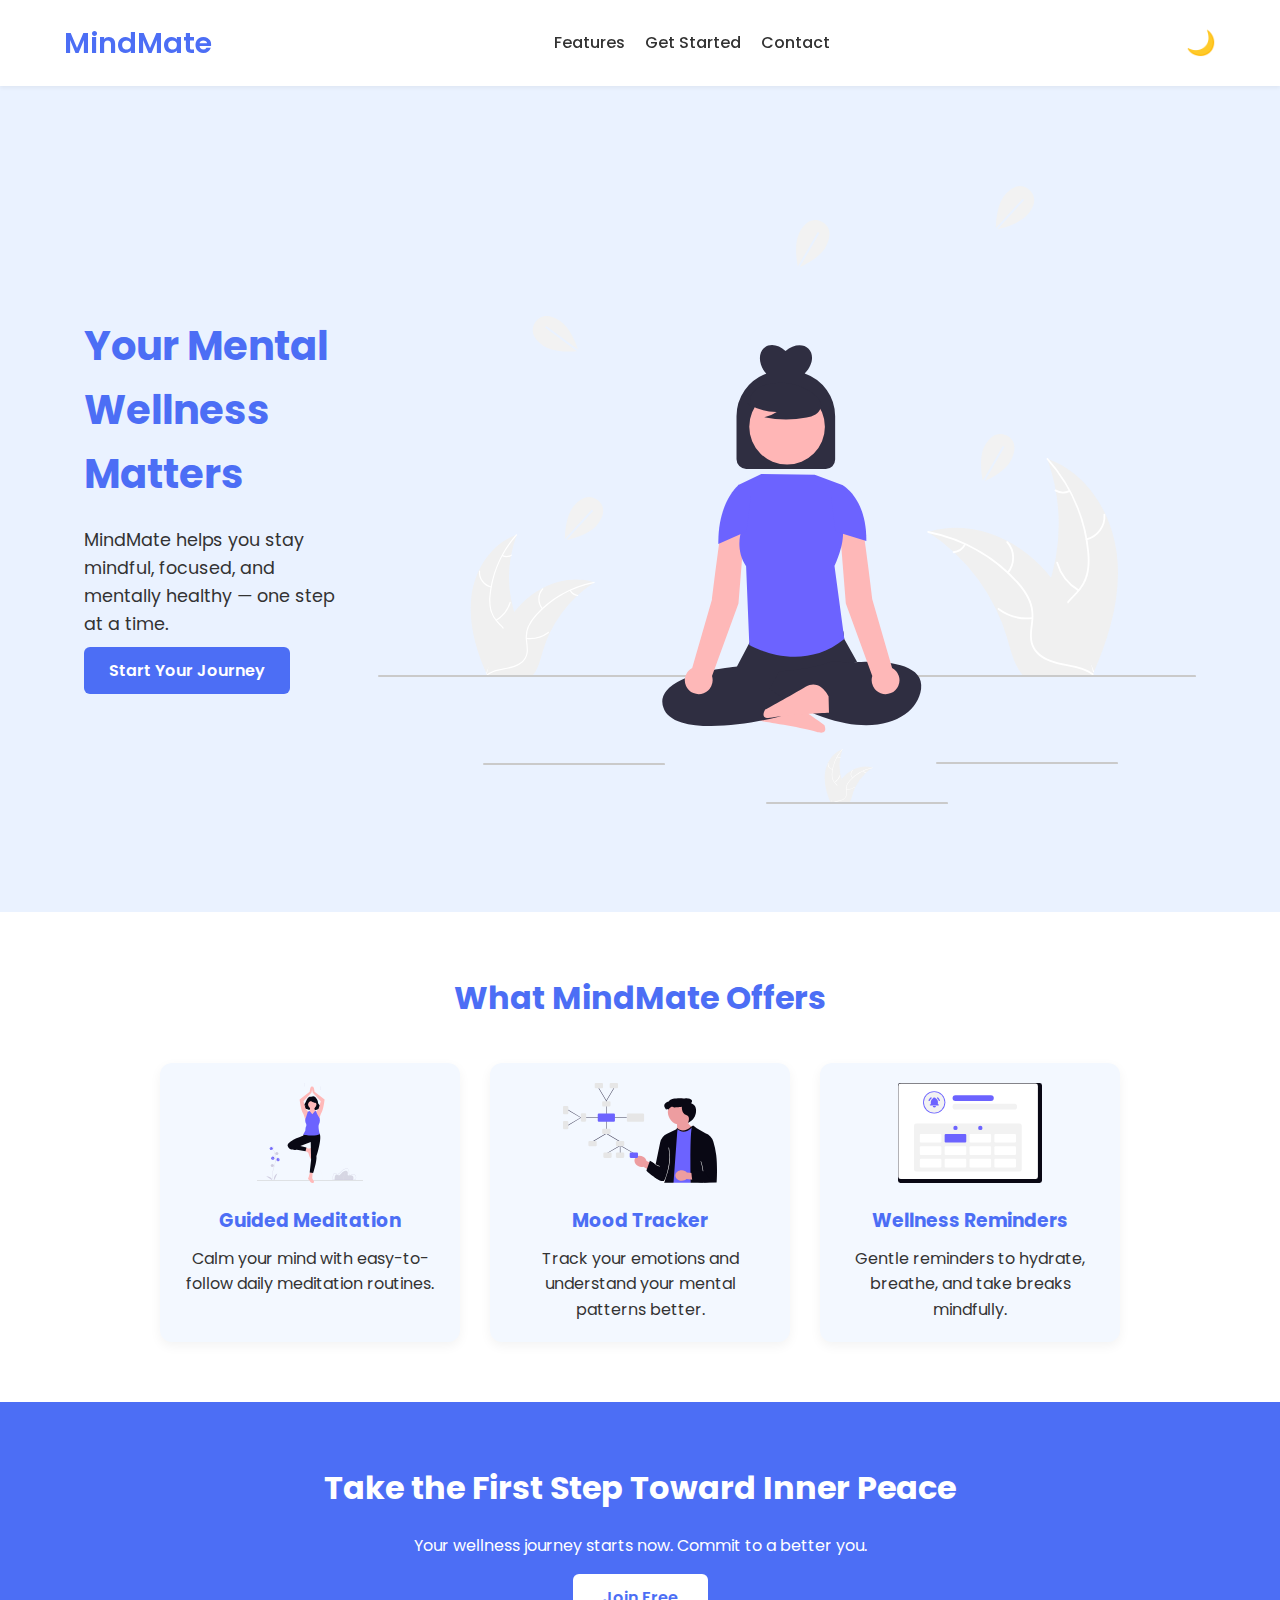
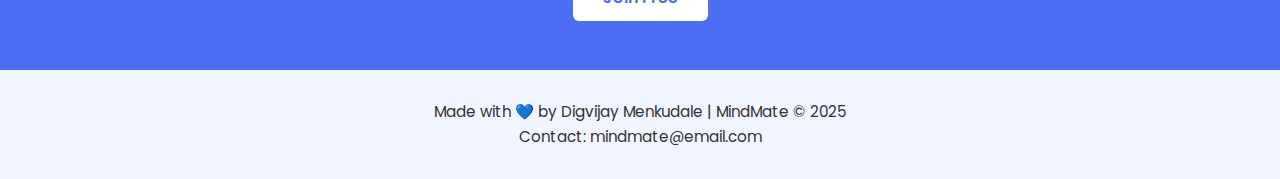
<file: index.html>
<!DOCTYPE html>
<html lang="en">

<head>
    <meta charset="UTF-8" />
    <meta name="viewport" content="width=device-width, initial-scale=1.0" />
    <title>MindMate – Your Mental Wellness Companion</title>
    <link rel="stylesheet" href="style.css" />
    <script src="https://unpkg.com/aos@2.3.1/dist/aos.js"></script>
    <script defer src="script.js"></script>
    <link rel="preconnect" href="https://fonts.googleapis.com">
    <link rel="preconnect" href="https://fonts.gstatic.com" crossorigin>
    <link href="https://fonts.googleapis.com/css2?family=Poppins:wght@400;600&display=swap" rel="stylesheet">
    <link href="https://unpkg.com/aos@2.3.1/dist/aos.css" rel="stylesheet" />

</head>

<body>

    <!-- Header -->
    <header>
        <div class="container header-container">
            <h1 class="logo">MindMate</h1>
            <nav>
                <ul class="nav-links">
                    <li><a href="#features">Features</a></li>
                    <li><a href="#cta">Get Started</a></li>
                    <li><a href="#contact">Contact</a></li>
                </ul>
            </nav>
             <button id="themeToggle" title="Toggle Theme">🌙</button>
        </div>
    </header>

    <!-- Hero Section -->
    <section class="hero">
        <div class="container hero-content">
            <div class="hero-text">
                <h2>Your Mental Wellness Matters</h2>
                <p>MindMate helps you stay mindful, focused, and mentally healthy — one step at a time.</p>
                <a href="#cta" class="btn-primary">Start Your Journey</a>
            </div>
            <div class="hero-image">
                <img src="assets/images/hero-mindmate.svg" alt="Mental wellness illustration" />
            </div>
        </div>
    </section>

    <!-- Features Section -->
    <section id="features" class="features">
        <div class="container">
            <h2>What MindMate Offers</h2>
            <div class="features-grid">
                <div class="feature-card">
                    <img src="assets/images/meditation.svg" alt="Guided Meditation">
                    <h3>Guided Meditation</h3>
                    <p>Calm your mind with easy-to-follow daily meditation routines.</p>
                </div>
                <div class="feature-card">
                    <img src="assets/images/mood-tracker.svg" alt="Mood Tracker">
                    <h3>Mood Tracker</h3>
                    <p>Track your emotions and understand your mental patterns better.</p>
                </div>
                <div class="feature-card">
                    <img src="assets/images/reminder.svg" alt="Wellness Reminders">
                    <h3>Wellness Reminders</h3>
                    <p>Gentle reminders to hydrate, breathe, and take breaks mindfully.</p>
                </div>
            </div>
        </div>
    </section>

    <!-- Call To Action -->
    <section id="cta" class="cta">
        <div class="container cta-content">
            <h2>Take the First Step Toward Inner Peace</h2>
            <p>Your wellness journey starts now. Commit to a better you.</p><br>
            <a href="#" class="btn-secondary">Join Free</a>
        </div>
    </section>

    <!-- Footer -->
    <footer id="contact">
        <div class="container footer-container">
            <p>Made with 💙 by Digvijay Menkudale | MindMate © 2025</p>
            <p>Contact: mindmate@email.com</p>
        </div>
    </footer>

</body>

</html>
</file>
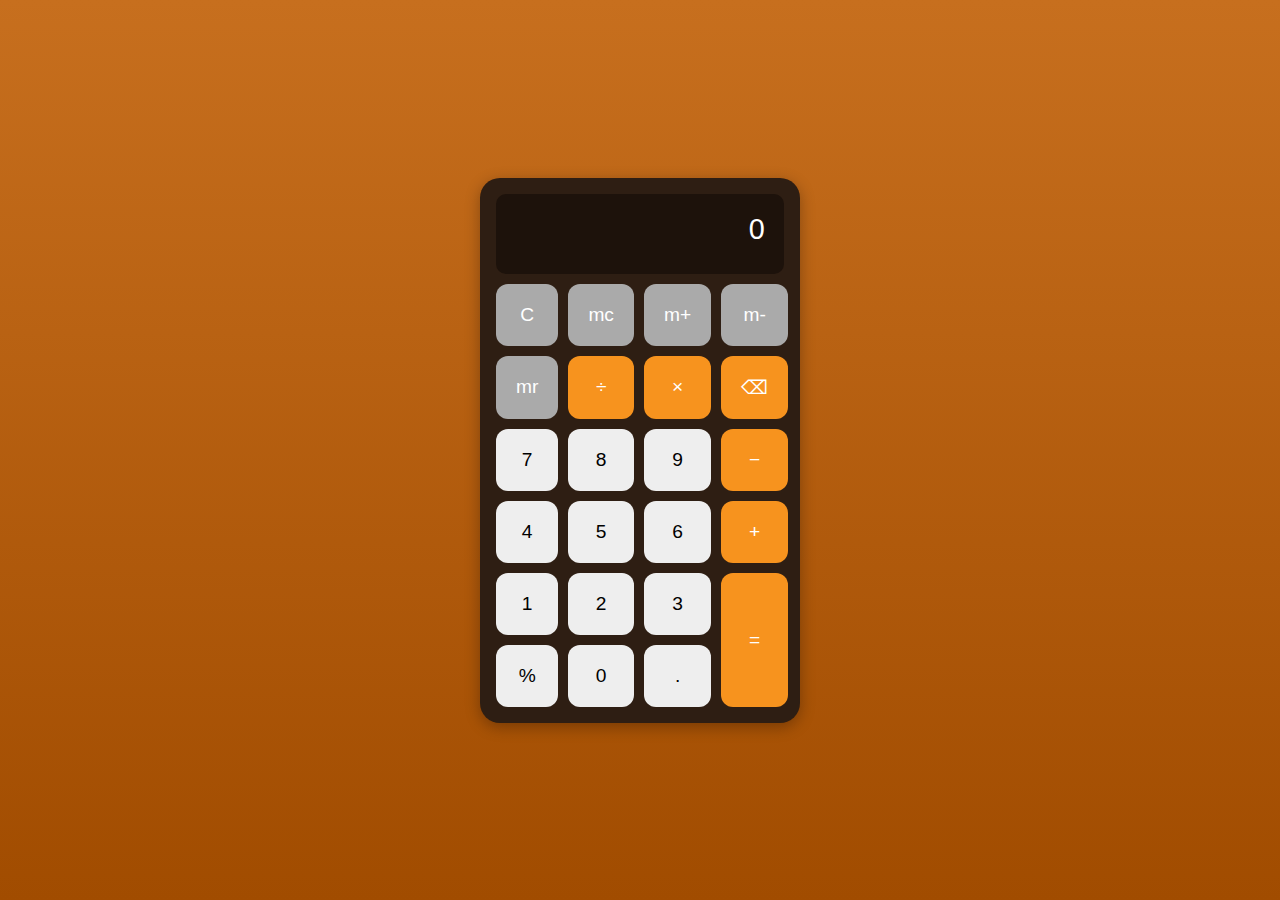
<file: calculator/index.html>
<!DOCTYPE html>
<html lang="en">
<head>
  <meta charset="UTF-8" />
  <meta name="viewport" content="width=device-width, initial-scale=1.0" />
  <title>Calculator</title>
  <link rel="stylesheet" href="style.css" />
</head>
<body>
  <div class="calculator">
    <div class="display" id="display">0</div>
    <div class="buttons">
      <button class="btn gray" onclick="clearDisplay()">C</button>
      <button class="btn gray" onclick="memoryClear()">mc</button>
      <button class="btn gray" onclick="memoryAdd()">m+</button>
      <button class="btn gray" onclick="memorySubtract()">m-</button>
      <button class="btn gray" onclick="memoryRecall()">mr</button>

      <button class="btn orange" onclick="appendOperator('/')">÷</button>
      <button class="btn orange" onclick="appendOperator('*')">×</button>
      <button class="btn orange" onclick="deleteLast()">⌫</button>

      <button class="btn" onclick="appendNumber('7')">7</button>
      <button class="btn" onclick="appendNumber('8')">8</button>
      <button class="btn" onclick="appendNumber('9')">9</button>
      <button class="btn orange" onclick="appendOperator('-')">−</button>

      <button class="btn" onclick="appendNumber('4')">4</button>
      <button class="btn" onclick="appendNumber('5')">5</button>
      <button class="btn" onclick="appendNumber('6')">6</button>
      <button class="btn orange" onclick="appendOperator('+')">+</button>

      <button class="btn" onclick="appendNumber('1')">1</button>
      <button class="btn" onclick="appendNumber('2')">2</button>
      <button class="btn" onclick="appendNumber('3')">3</button>
      <button class="btn equal" onclick="calculate()">=</button>

      <button class="btn" onclick="appendNumber('%')">%</button>
      <button class="btn" onclick="appendNumber('0')">0</button>
      <button class="btn" onclick="appendNumber('.')">.</button>
    </div>
  </div>
  <script src="script.js"></script>
</body>
</html>
</file>
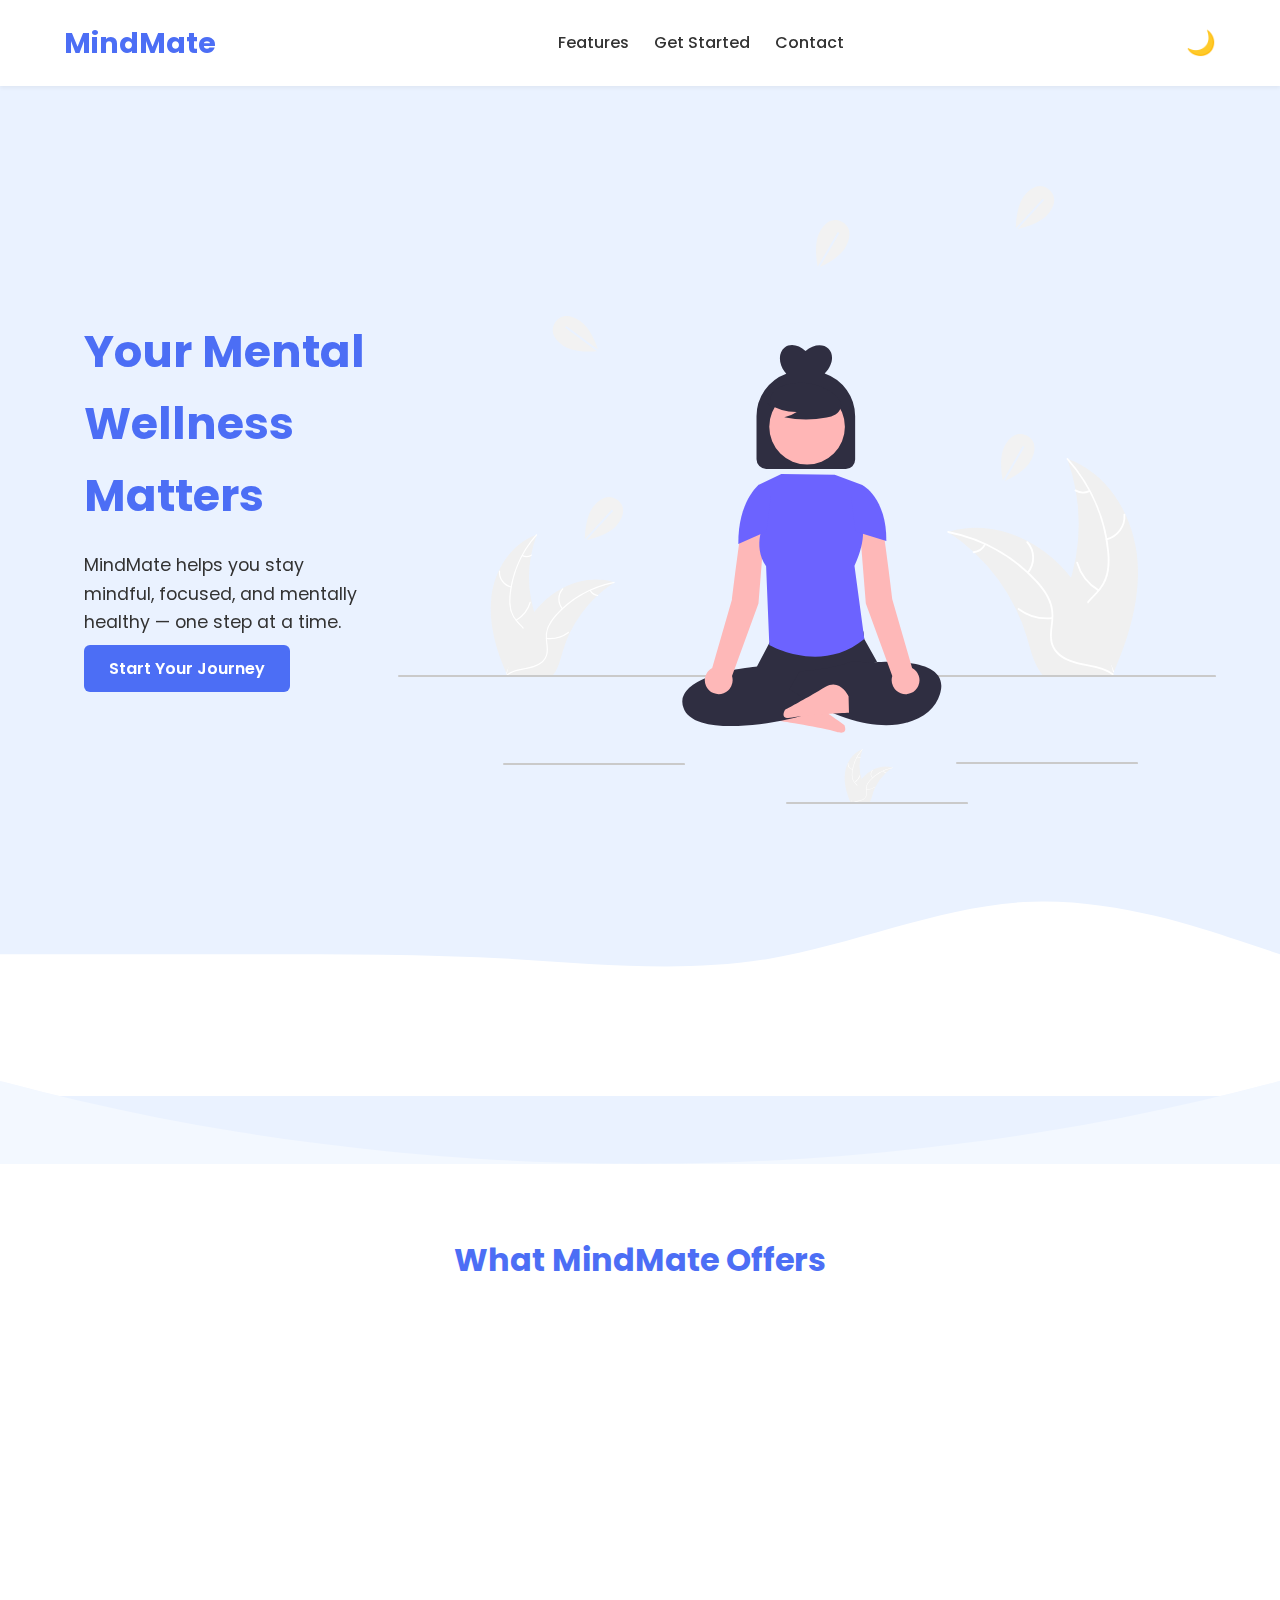
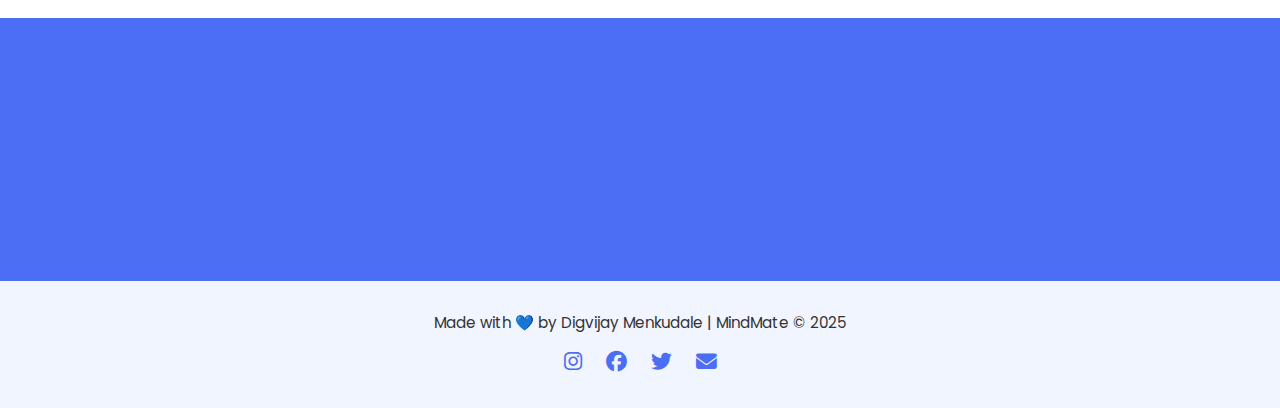
<file: MindMate-LandingPage/index.html>
<!DOCTYPE html>
<html lang="en">
<head>
  <meta charset="UTF-8" />
  <meta name="viewport" content="width=device-width, initial-scale=1.0" />
  <title>MindMate – Your Mental Wellness Companion</title>
  <link rel="stylesheet" href="style.css" />
  <script src="https://unpkg.com/aos@2.3.1/dist/aos.js"></script>
  <script defer src="script.js"></script>
  <link rel="preconnect" href="https://fonts.googleapis.com">
  <link rel="preconnect" href="https://fonts.gstatic.com" crossorigin>
  <link href="https://fonts.googleapis.com/css2?family=Poppins:wght@400;600&display=swap" rel="stylesheet">
  <link href="https://unpkg.com/aos@2.3.1/dist/aos.css" rel="stylesheet" />
  <link rel="stylesheet" href="https://cdnjs.cloudflare.com/ajax/libs/font-awesome/6.4.0/css/all.min.css" />
</head>
<body>

  <!-- Header -->
  <header>
    <div class="container header-container">
      <h1 class="logo">MindMate</h1>
      <nav>
        <ul class="nav-links">
          <li><a href="#features">Features</a></li>
          <li><a href="#cta">Get Started</a></li>
          <li><a href="#contact">Contact</a></li>
        </ul>
      </nav>
      <button id="themeToggle" title="Toggle Theme">🌙</button>
    </div>
  </header>

  <!-- Hero Section -->
  <section class="hero">
    <div class="container hero-content">
      <div class="hero-text" data-aos="fade-right">
        <h2>Your Mental Wellness Matters</h2>
        <p>MindMate helps you stay mindful, focused, and mentally healthy — one step at a time.</p>
        <a href="#cta" class="btn-primary">Start Your Journey</a>
      </div>
      <div class="hero-image" data-aos="fade-left">
        <img src="assets/images/hero-mindmate.svg" alt="Mental wellness illustration" />
      </div>
    </div>
    <svg class="wave" viewBox="0 0 1440 320"><path fill="#fff" d="M0,160L48,160C96,160,192,160,288,160C384,160,480,160,576,165.3C672,171,768,181,864,165.3C960,149,1056,107,1152,101.3C1248,96,1344,128,1392,144L1440,160L1440,320L1392,320C1344,320,1248,320,1152,320C1056,320,960,320,864,320C768,320,672,320,576,320C480,320,384,320,288,320C192,320,96,320,48,320L0,320Z"></path></svg>
  </section>

  <!-- Features Section -->
  <section id="features" class="features">
    <div class="container">
      <h2>What MindMate Offers</h2>
      <div class="features-grid">
        <div class="feature-card" data-aos="zoom-in" data-aos-delay="100">
          <div class="icon-circle"><i class="fas fa-brain"></i></div>
          <h3>Guided Meditation</h3>
          <p>Calm your mind with easy-to-follow daily meditation routines.</p>
        </div>
        <div class="feature-card" data-aos="zoom-in" data-aos-delay="200">
          <div class="icon-circle"><i class="fas fa-heartbeat"></i></div>
          <h3>Mood Tracker</h3>
          <p>Track your emotions and understand your mental patterns better.</p>
        </div>
        <div class="feature-card" data-aos="zoom-in" data-aos-delay="300">
          <div class="icon-circle"><i class="fas fa-bell"></i></div>
          <h3>Wellness Reminders</h3>
          <p>Gentle reminders to hydrate, breathe, and take breaks mindfully.</p>
        </div>
      </div>
    </div>
  </section>

  <!-- Call To Action -->
  <section id="cta" class="cta">
    <div class="container cta-content" data-aos="fade-up">
      <h2>Take the First Step Toward Inner Peace</h2>
      <p>Your wellness journey starts now. Commit to a better you.</p>
      <br>
      <a href="#" class="btn-secondary">Join Free</a>
    </div>
  </section>

  <!-- Footer -->
  <footer id="contact">
    <div class="container footer-container">
      <p>Made with 💙 by Digvijay Menkudale | MindMate © 2025</p>
      <div class="social-icons">
        <a href="#" aria-label="Instagram"><i class="fab fa-instagram"></i></a>
        <a href="#" aria-label="Facebook"><i class="fab fa-facebook"></i></a>
        <a href="#" aria-label="Twitter"><i class="fab fa-twitter"></i></a>
        <a href="mailto:mindmate@email.com" aria-label="Email"><i class="fas fa-envelope"></i></a>
      </div>
    </div>
  </footer>

</body>
</html>
</file>
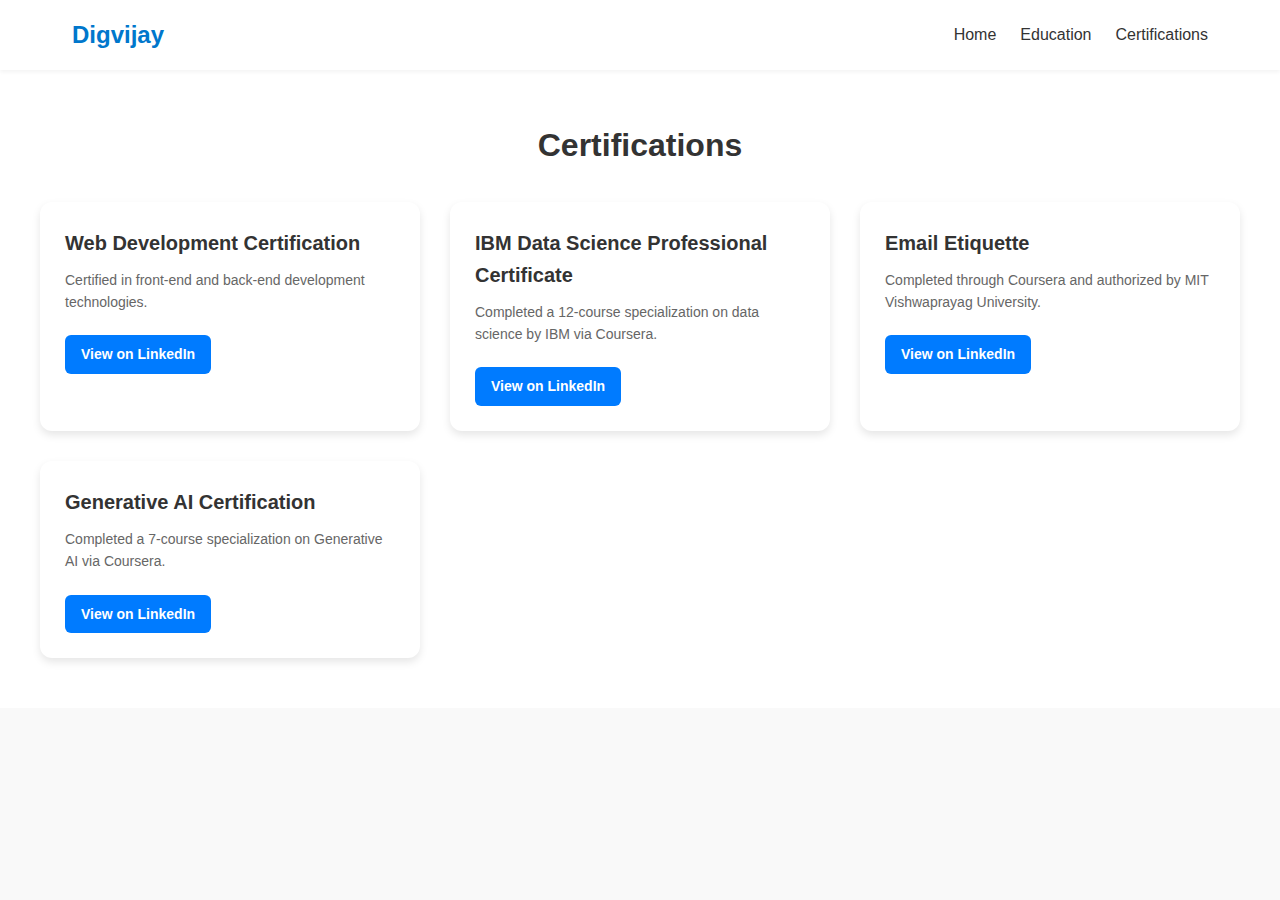
<file: portfolio-website/sections/Certifications.html>
<!DOCTYPE html>
<html lang="en">

<head>
  <meta charset="UTF-8" />
  <meta name="viewport" content="width=device-width, initial-scale=1.0" />
  <title>Certifications - Digvijay</title>
  <link rel="stylesheet" href="../style.css" />
</head>

<body>
  <header class="header">
    <nav class="navbar">
      <div class="logo">Digvijay</div>
      <ul class="nav-links">
        <li><a href="../index.html#hero">Home</a></li>
        <li><a href="education.html">Education</a></li>
        <li><a href="Certifications.html">Certifications</a></li>
      </ul>
    </nav>
  </header>

  <section class="certifications-section">
    <h2 class="section-title">Certifications</h2>

    <div class="cert-grid">
      <div class="cert-card">
        <h3>Web Development Certification</h3>
        <p>Certified in front-end and back-end development technologies.</p>
        <a class="btn" href="https://www.linkedin.com/in/digvijaymenkudale" target="_blank">View on LinkedIn</a>
      </div>

      <div class="cert-card">
        <h3>IBM Data Science Professional Certificate</h3>
        <p>Completed a 12-course specialization on data science by IBM via Coursera.</p>
        <a class="btn" href="https://www.linkedin.com/in/digvijaymenkudale" target="_blank">View on LinkedIn</a>
      </div>

      <div class="cert-card">
        <h3>Email Etiquette</h3>
        <p>Completed through Coursera and authorized by MIT Vishwaprayag University.</p>
        <a class="btn" href="https://www.linkedin.com/in/digvijaymenkudale" target="_blank">View on LinkedIn</a>
      </div>

      <div class="cert-card">
        <h3>Generative AI Certification</h3>
        <p>Completed a 7-course specialization on Generative AI via Coursera.</p>
        <a class="btn" href="https://www.linkedin.com/in/digvijaymenkudale" target="_blank">View on LinkedIn</a>
      </div>
    </div>

  </section>

</body>

</html>
</file>
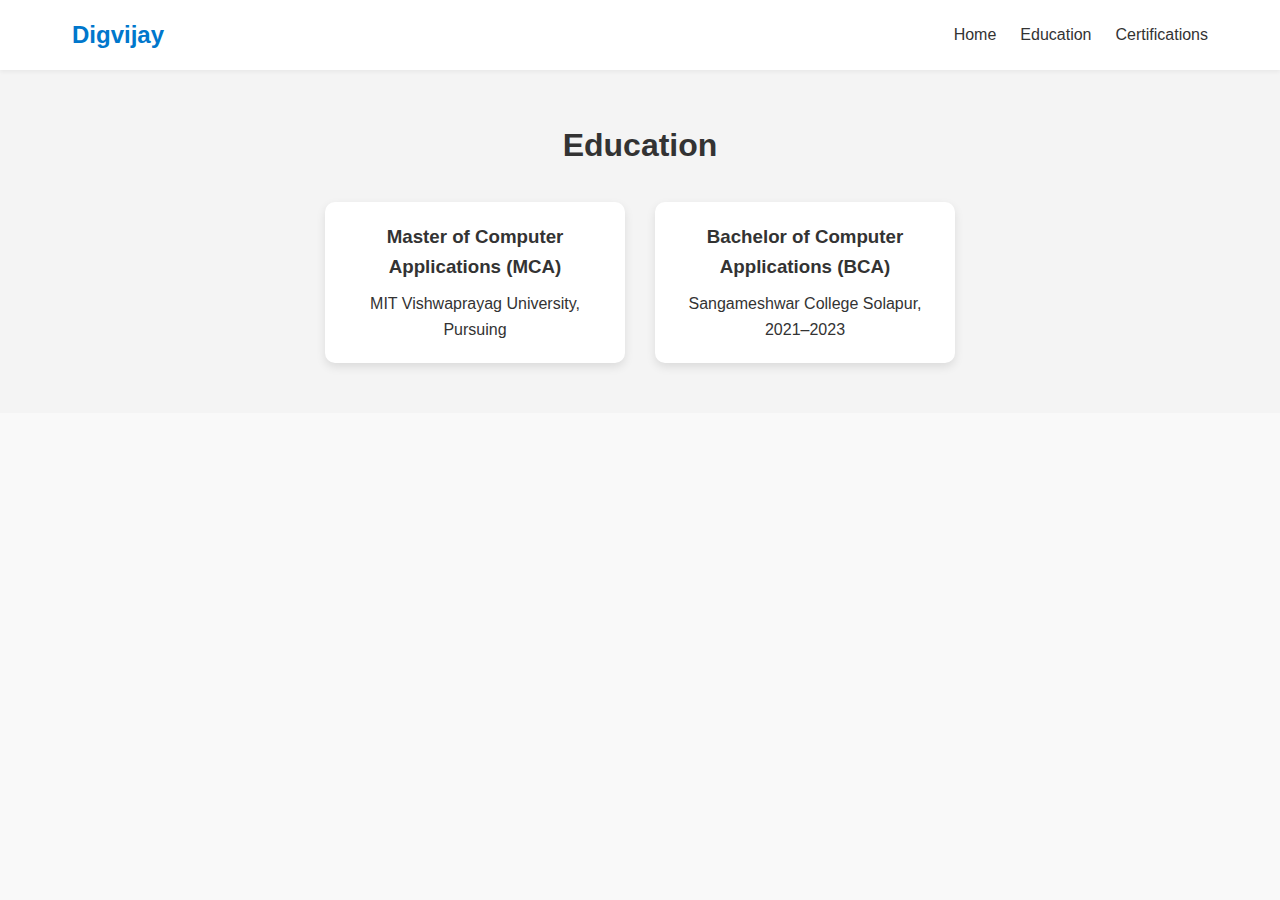
<file: portfolio-website/sections/education.html>
<!DOCTYPE html>
<html lang="en">
<head>
  <meta charset="UTF-8" />
  <meta name="viewport" content="width=device-width, initial-scale=1.0"/>
  <title>Education - Digvijay</title>
  <link rel="stylesheet" href="../style.css" />
</head>
<body>
  <header class="header">
    <nav class="navbar">
      <div class="logo">Digvijay</div>
      <ul class="nav-links">
        <li><a href="../index.html#hero">Home</a></li>
        <li><a href="education.html">Education</a></li>
        <li><a href="certifications.html">Certifications</a></li>
      </ul>
    </nav>
  </header>

  <section class="education-section">
    <h2 class="section-title">Education</h2>
    <div class="education-container">
      <div class="edu-card">
        <h3>Master of Computer Applications (MCA)</h3>
        <p>MIT Vishwaprayag University, Pursuing</p>
      </div>
      <div class="edu-card">
        <h3>Bachelor of Computer Applications (BCA)</h3>
        <p>Sangameshwar College Solapur, 2021–2023</p>
      </div>
    </div>
  </section>
</body>
</html>
</file>
<file: style.css>
/* Import Google Font */
@import url('https://fonts.googleapis.com/css2?family=Poppins:wght@400;600&display=swap');

:root {
  --bg-color: #F3F8FF;
  --primary-color: #4C6EF5;
  --secondary-color: #5C9EFF;
  --text-color: #333;
  --accent-color: #AEDFF7;
}

* {
  margin: 0;
  padding: 0;
  box-sizing: border-box;
}

body {
  font-family: 'Poppins', sans-serif;
  background-color: var(--bg-color);
  color: var(--text-color);
  line-height: 1.6;
}

.container {
  width: 90%;
  max-width: 1200px;
  margin: auto;
}

/* Header */
header {
  background-color: white;
  padding: 20px 0;
  box-shadow: 0 2px 4px rgba(0,0,0,0.05);
  position: sticky;
  top: 0;
  z-index: 100;
}

.header-container {
  display: flex;
  justify-content: space-between;
  align-items: center;
}

.logo {
  font-size: 1.8rem;
  font-weight: 600;
  color: var(--primary-color);
}

.nav-links {
  list-style: none;
  display: flex;
  gap: 20px;
}

.nav-links a {
  text-decoration: none;
  color: var(--text-color);
  font-weight: 500;
}

.nav-links a:hover {
  color: var(--primary-color);
}

/* Hero Section */
.hero {
  padding: 80px 0;
  display: flex;
  align-items: center;
  background-color: #EAF2FF;
}

.hero-content {
  display: flex;
  flex-wrap: wrap;
  align-items: center;
  justify-content: space-between;
}

.hero-text {
  flex: 1;
  padding: 20px;
}

.hero-text h2 {
  font-size: 2.5rem;
  color: var(--primary-color);
}

.hero-text p {
  font-size: 1.1rem;
  margin: 20px 0;
}

.btn-primary {
  padding: 12px 25px;
  background-color: var(--primary-color);
  color: white;
  border: none;
  border-radius: 6px;
  text-decoration: none;
  font-weight: 600;
  transition: background 0.3s ease;
}

.btn-primary:hover {
  background-color: var(--secondary-color);
}

.hero-image img {
  max-width: 100%;
  height: auto;
  border-radius: 8px;
  flex: 1;
  padding: 20px;
}

/* Features */
.features {
  padding: 60px 0;
  background-color: white;
  text-align: center;
}

.features h2 {
  font-size: 2rem;
  margin-bottom: 40px;
  color: var(--primary-color);
}

.features-grid {
  display: flex;
  gap: 30px;
  justify-content: center;
  flex-wrap: wrap;
}

.feature-card {
  background-color: var(--bg-color);
  padding: 20px;
  border-radius: 12px;
  width: 300px;
  box-shadow: 0 4px 12px rgba(0,0,0,0.05);
  transition: transform 0.3s ease;
}

.feature-card:hover {
  transform: translateY(-5px);
}

.feature-card img {
  height: 100px;
  margin-bottom: 15px;
}

.feature-card h3 {
  margin-bottom: 10px;
  color: var(--primary-color);
}

/* CTA Section */
.cta {
  background-color: var(--primary-color);
  color: white;
  text-align: center;
  padding: 60px 20px;
}

.cta-content h2 {
  font-size: 2rem;
  margin-bottom: 20px;
}

.btn-secondary {
  padding: 12px 30px;
  background-color: white;
  color: var(--primary-color);
  font-weight: 600;
  text-decoration: none;
  border-radius: 6px;
  transition: background 0.3s ease;
}

.btn-secondary:hover {
  background-color: var(--accent-color);
  color: var(--text-color);
}

/* Footer */
footer {
  background-color: #f1f5ff;
  text-align: center;
  padding: 30px 0;
  font-size: 0.95rem;
}

@media screen and (max-width: 768px) {
  .hero-content {
    flex-direction: column;
  }
  .features-grid {
    flex-direction: column;
    align-items: center;
  }
}

/* Theme Toggle Button */
#themeToggle {
  background: none;
  border: none;
  font-size: 1.5rem;
  cursor: pointer;
  margin-left: 15px;
  color: var(--primary-color);
  transition: transform 0.2s ease;
}

#themeToggle:hover {
  transform: scale(1.2);
}

body.dark {
  --bg-color: #1e1e1e;
  --primary-color: #6C63FF;
  --secondary-color: #89A4FF;
  --text-color: #F5F5F5;
  --accent-color: #3A3A3A;
  background-color: var(--bg-color);
  color: var(--text-color);
}

body.dark .feature-card {
  background-color: var(--accent-color);
}

body.dark header,
body.dark footer {
  background-color: #111;
  color: #eee;
}

body.dark .btn-primary {
  background-color: #6C63FF;
}

body.dark .btn-secondary {
  background-color: #fff;
  color: #6C63FF;
}
</file>
<file: calculator/style.css>
* {
  margin: 0;
  padding: 0;
  box-sizing: border-box;
}

body {
  font-family: 'Segoe UI', sans-serif;
  background: linear-gradient(to bottom, #c76f1e, #a14c00);
  height: 100vh;
  display: flex;
  justify-content: center;
  align-items: center;
}

.calculator {
  background-color: #2e1e13;
  border-radius: 20px;
  padding: 1rem;
  width: 320px;
  box-shadow: 0 4px 15px rgba(0,0,0,0.3);
}

.display {
  height: 80px;
  background-color: #1d120b;
  color: #fff;
  text-align: right;
  padding: 1.2rem;
  font-size: 1.8rem;
  border-radius: 10px;
  margin-bottom: 10px;
  overflow-x: auto;
}

.buttons {
  display: grid;
  grid-template-columns: repeat(4, 1fr);
  gap: 10px;
}

.btn {
  padding: 20px;
  font-size: 1.2rem;
  border: none;
  border-radius: 12px;
  background-color: #eee;
  cursor: pointer;
  transition: background 0.2s;
}

.btn:hover {
  background-color: #ddd;
}

.orange {
  background-color: #f7931e;
  color: #fff;
}

.gray {
  background-color: #aaa;
  color: #fff;
}

.equal {
  grid-row: span 2;
  background-color: #f7931e;
  color: white;
}
</file>
<file: MindMate-LandingPage/style.css>
@import url('https://fonts.googleapis.com/css2?family=Poppins:wght@400;600&display=swap');

:root {
  --bg-color: #f3f8ff;
  --primary-color: #4c6ef5;
  --secondary-color: #5c9eff;
  --text-color: #333;
  --accent-color: #aedff7;
  --card-bg: #ffffff;
  --footer-bg: #f1f5ff;
}

* {
  margin: 0;
  padding: 0;
  box-sizing: border-box;
}

body {
  font-family: 'Poppins', sans-serif;
  background-color: var(--bg-color);
  color: var(--text-color);
  line-height: 1.6;
  transition: background-color 0.4s, color 0.4s;
  overflow-x: hidden;
}

.container {
  width: 90%;
  max-width: 1200px;
  margin: auto;
}

/* Header */
header {
  background-color: var(--card-bg);
  padding: 20px 0;
  box-shadow: 0 2px 4px rgba(0,0,0,0.05);
  position: sticky;
  top: 0;
  z-index: 1000;
}

.header-container {
  display: flex;
  justify-content: space-between;
  align-items: center;
}

.logo {
  font-size: 1.8rem;
  font-weight: 700;
  color: var(--primary-color);
}

.nav-links {
  list-style: none;
  display: flex;
  gap: 25px;
}

.nav-links a {
  text-decoration: none;
  color: var(--text-color);
  font-weight: 500;
  position: relative;
}

.nav-links a::after {
  content: '';
  position: absolute;
  bottom: -5px;
  left: 0;
  width: 100%;
  height: 2px;
  background: var(--primary-color);
  transform: scaleX(0);
  transform-origin: left;
  transition: transform 0.3s ease;
}

.nav-links a:hover::after {
  transform: scaleX(1);
}

/* Toggle */
#themeToggle {
  background: none;
  border: none;
  font-size: 1.5rem;
  cursor: pointer;
  color: var(--primary-color);
  transition: transform 0.3s ease;
}

#themeToggle:hover {
  transform: scale(1.2);
}

/* Hero */
.hero {
  padding: 100px 0 60px;
  background: #eaf2ff;
  clip-path: ellipse(130% 100% at 50% 0%);
}

.hero-content {
  display: flex;
  flex-wrap: wrap;
  justify-content: space-between;
  align-items: center;
}

.hero-text {
  flex: 1;
  padding: 20px;
}

.hero-text h2 {
  font-size: 2.8rem;
  color: var(--primary-color);
}

.hero-text p {
  font-size: 1.1rem;
  margin: 20px 0;
}

.btn-primary {
  padding: 12px 25px;
  background-color: var(--primary-color);
  color: white;
  border-radius: 6px;
  font-weight: 600;
  text-decoration: none;
  transition: background 0.3s ease;
}

.btn-primary:hover {
  background-color: var(--secondary-color);
}

.hero-image img {
  max-width: 100%;
  animation: float 4s ease-in-out infinite;
}

@keyframes float {
  0%, 100% { transform: translateY(0); }
  50% { transform: translateY(-10px); }
}

/* Features */
.features {
  padding: 70px 0;
  background-color: white;
  text-align: center;
}

.features h2 {
  font-size: 2rem;
  margin-bottom: 40px;
  color: var(--primary-color);
}

.features-grid {
  display: flex;
  gap: 30px;
  flex-wrap: wrap;
  justify-content: center;
}

.feature-card {
  background-color: var(--card-bg);
  padding: 25px;
  border-radius: 12px;
  width: 300px;
  box-shadow: 0 8px 16px rgba(0,0,0,0.05);
  transition: transform 0.3s ease, box-shadow 0.3s ease;
}

.feature-card:hover {
  transform: translateY(-8px);
  box-shadow: 0 12px 24px rgba(0,0,0,0.15);
}

.feature-card .icon-circle {
  font-size: 2rem;
  color: var(--primary-color);
  margin-bottom: 15px;
}

/* CTA */
.cta {
  background-color: var(--primary-color);
  color: white;
  text-align: center;
  padding: 60px 20px;
}

.cta h2 {
  font-size: 2rem;
  margin-bottom: 15px;
}

.btn-secondary {
  padding: 12px 30px;
  background-color: white;
  color: var(--primary-color);
  font-weight: 600;
  text-decoration: none;
  border-radius: 6px;
  transition: background 0.3s ease;
}

.btn-secondary:hover {
  background-color: var(--accent-color);
  color: var(--text-color);
}

/* Footer */
footer {
  background-color: var(--footer-bg);
  padding: 30px 0;
  text-align: center;
  font-size: 0.95rem;
}

footer .social-icons {
  margin-top: 10px;
}

footer .social-icons a {
  margin: 0 10px;
  color: var(--primary-color);
  font-size: 1.3rem;
  transition: color 0.3s;
}

footer .social-icons a:hover {
  color: #222;
}

/* Dark Theme */
body.dark {
  --bg-color: #0e0f1a;           /* Deep Indigo Blue background */
  --primary-color: #89f0dc;      /* Soft Aqua/Teal for main buttons */
  --secondary-color: #9af0f0;    /* Brighter Aqua/Accent */
  --text-color: #f0f3f9;         /* Almost white but soft on eyes */
  --accent-color: #1b1d2b;       /* Card background / section boxes */
  --card-bg: #1b1d2b;            /* Same as accent for uniformity */
  --footer-bg: #141624;          /* Dark muted blue for footer/nav */
}



body.dark .logo,
body.dark .nav-links a,
body.dark .hero-text h2,
body.dark .hero-text p,
body.dark .feature-card h3,
body.dark .feature-card p {
  color: var(--text-color);
}

body.dark .btn-secondary {
  background-color: var(--text-color);
  color: var(--primary-color);
}

body.dark .btn-secondary:hover {
  background-color: var(--accent-color);
  color: var(--text-color);
}

/* Responsive */
@media (max-width: 768px) {
  .hero-content {
    flex-direction: column;
    text-align: center;
  }

  .features-grid {
    flex-direction: column;
    align-items: center;
  }
}

/* Fix hero section background and text in dark mode */
body.dark .hero {
  background-color: var(--bg-color);
}

body.dark .hero-text h2,
body.dark .hero-text p {
  color: var(--text-color);
}

/* Fix navigation link hover underline in dark mode */
body.dark .nav-links a::after {
  background-color: var(--text-color);
}

/* Optional: dark mode wave color under hero */
body.dark .wave path {
  fill: var(--bg-color);
}

/* Feature card hover fix for dark mode */
body.dark .feature-card:hover {
  transform: translateY(-8px);
  box-shadow: 0 12px 24px rgba(255, 255, 255, 0.07);
  background-color: #23263a;
}

body.dark .feature-card:hover .icon-circle {
  color: var(--secondary-color);
}
</file>
<file: portfolio-website/style.css>
/* Reset and Base Styles */
* {
  margin: 0;
  padding: 0;
  box-sizing: border-box;
}

body {
  font-family: 'Inter', sans-serif;
  line-height: 1.6;
  background-color: #f9f9f9;
  color: #333;
}

a {
  text-decoration: none;
  color: inherit;
}

ul {
  list-style: none;
}

/* Navbar */
header {
  background-color: #fff;
  box-shadow: 0 2px 4px rgba(0,0,0,0.05);
  position: sticky;
  top: 0;
  z-index: 1000;
}

nav {
  display: flex;
  justify-content: space-between;
  align-items: center;
  padding: 1rem 2rem;
  max-width: 1200px;
  margin: 0 auto;
}

.logo {
  font-size: 1.5rem;
  font-weight: bold;
  color: #0077cc;
}

.nav-links {
  display: flex;
  gap: 1.5rem;
}

.nav-links a {
  color: #333;
  font-weight: 500;
}

.nav-links a:hover {
  color: #0077cc;
}

/* Hero Section */
#hero {
  background: linear-gradient(to right, #0077cc, #00c6ff);
  color: white;
  text-align: center;
  padding: 6rem 2rem;
}

#hero h1 {
  font-size: 3rem;
  margin-bottom: 1rem;
}

#hero .tagline {
  font-size: 1.2rem;
  font-weight: 500;
  color: #ffeb3b;
  margin-bottom: 1.5rem;
}

#hero .hero-description {
  font-size: 1rem;
  max-width: 800px;
  margin: 0 auto 2rem auto;
  line-height: 1.6;
  color: #f1f1f1;
}

.btn-primary {
  padding: 12px 24px;
  font-size: 1rem;
  background-color: #ffffff;
  color: #0077cc;
  border: none;
  border-radius: 8px;
  text-decoration: none;
  font-weight: bold;
  transition: background-color 0.3s ease;
}

.btn-primary:hover {
  background-color: #e0f0ff;
  color: #005fa3;
}


.hero-content h1 {
  font-size: 2.5rem;
  margin-bottom: 1rem;
}

.hero-content span {
  color: #ffdb4d;
}

.hero-content p {
  font-size: 1.2rem;
  margin-bottom: 2rem;
}

.btn {
  display: inline-block;
  background: white;
  color: #0077cc;
  padding: 0.75rem 1.5rem;
  border-radius: 25px;
  font-weight: bold;
  transition: 0.3s;
}

.btn:hover {
  background: #e0f0ff;
}

/* About Section */
#about {
  padding: 4rem 2rem;
  max-width: 1200px;
  margin: auto;
  text-align: center;
}

.about-content {
  display: flex;
  flex-wrap: wrap;
  align-items: center;
  gap: 2rem;
  margin-top: 2rem;
  justify-content: center;
}

.about-content img {
  max-width: 250px;
  border-radius: 50%;
}

.about-content div {
  max-width: 600px;
  text-align: left;
}

.about-content ul {
  margin-top: 1rem;
}

.about-content li {
  margin-bottom: 0.5rem;
}

/* Skills Section */
#skills {
  background: #f1f5f9;
  padding: 4rem 2rem;
  text-align: center;
}

.skills-container {
  display: flex;
  flex-wrap: wrap;
  gap: 1rem;
  justify-content: center;
  margin-top: 2rem;
}

.skill-card {
  background: white;
  padding: 1rem 2rem;
  border-radius: 10px;
  box-shadow: 0 2px 8px rgba(0,0,0,0.1);
  font-weight: bold;
  transition: transform 0.2s ease-in-out;
}

.skill-card:hover {
  transform: translateY(-5px);
}

/* Projects Section */
#projects {
  padding: 4rem 2rem;
  text-align: center;
}

.projects-container {
  display: flex;
  flex-wrap: wrap;
  gap: 2rem;
  justify-content: center;
  margin-top: 2rem;
}

.project-card {
  background: white;
  max-width: 350px;
  border-radius: 10px;
  box-shadow: 0 2px 8px rgba(0,0,0,0.1);
  overflow: hidden;
  text-align: left;
  transition: transform 0.3s;
}

.project-card:hover {
  transform: translateY(-5px);
}

.project-card img {
  width: 100%;
  height: auto;
}

.project-card h3 {
  padding: 1rem 1rem 0 1rem;
}

.project-card p {
  padding: 0.5rem 1rem;
}

.project-card a {
  display: inline-block;
  padding: 0.5rem 1rem;
  color: #0077cc;
  font-weight: bold;
}

/* Contact Section */
#contact {
  padding: 4rem 2rem;
  background: #f1f5f9;
  text-align: center;
}

.contact-content p {
  margin-bottom: 1rem;
  font-size: 1.1rem;
}

/* Footer */
footer {
  text-align: center;
  padding: 20px;
  background-color: #333;
  color: #fff;
}

footer .social-icons {
  margin-top: 10px;
}

footer .social-icons a {
  margin: 0 10px;
  color: #fff;
  text-decoration: none;
  transition: color 0.3s ease;
}

footer .social-icons a:hover {
  color: #00bcd4;
}

/* Responsive */
@media (max-width: 768px) {
  .about-content {
    flex-direction: column;
    text-align: center;
  }

  nav .nav-links {
    flex-direction: column;
    gap: 1rem;
  }

  .project-card {
    max-width: 100%;
  }
}

.contact-form {
  max-width: 600px;
  margin: 0 auto;
  text-align: left;
}

.form-group {
  margin-bottom: 20px;
}

.form-group label {
  display: block;
  font-weight: 600;
  margin-bottom: 8px;
}

.form-group input,
.form-group textarea {
  width: 100%;
  padding: 12px;
  border: 1px solid #ccc;
  border-radius: 8px;
  font-size: 16px;
}

.btn-primary,
.btn-secondary {
  padding: 12px 24px;
  font-size: 16px;
  border: none;
  border-radius: 6px;
  cursor: pointer;
  text-decoration: none;
  display: inline-block;
  margin-top: 10px;
}

.btn-primary {
  background-color: #007bff;
  color: #fff;
}

.btn-secondary {
  background-color: #28a745;
  color: #fff;
}

.resume-download {
  text-align: center;
  margin-top: 20px;
}

.contact-info {
  text-align: center;
  margin-top: 40px;
}

.contact-info p {
  font-size: 18px;
  margin: 5px 0;
}

/* Education Section */
.education-section {
    padding: 50px 20px;
    background-color: #f4f4f4;
    text-align: center;
}

.education-container {
    display: flex;
    justify-content: center;
    flex-wrap: wrap;
    gap: 30px;
    margin-top: 30px;
}

.edu-card {
    background-color: white;
    padding: 20px;
    width: 300px;
    border-radius: 10px;
    box-shadow: 0 4px 10px rgba(0, 0, 0, 0.1);
    transition: transform 0.3s ease;
}

.edu-card:hover {
    transform: translateY(-8px);
}

.edu-card h3 {
    margin-bottom: 10px;
    color: #333;
}

/* Certifications Section */
.certifications-section {
    padding: 50px 20px;
    background-color: #ffffff;
    text-align: center;
}

.cert-card {
    background-color: #f9f9f9;
    padding: 30px;
    max-width: 500px;
    margin: 0 auto;
    border-radius: 12px;
    box-shadow: 0 4px 10px rgba(0, 0, 0, 0.1);
}

.cert-buttons {
    margin-top: 15px;
}

.cert-buttons .btn {
    display: inline-block;
    margin: 5px 10px;
    padding: 10px 15px;
    background-color: #00bcd4;
    color: #fff;
    border-radius: 6px;
    text-decoration: none;
    transition: background-color 0.3s ease;
}

.cert-buttons .btn:hover {
    background-color: #0097a7;
}

.section-title {
  text-align: center;
  font-size: 2rem;
  margin-bottom: 20px;
  color: #333;
}

.skills-category {
  margin-bottom: 40px;
}

.skills-category h3 {
  font-size: 1.5rem;
  color: #444;
  margin-bottom: 15px;
  text-align: center;
}

.skills-grid {
  display: flex;
  flex-wrap: wrap;
  justify-content: center;
  gap: 15px;
}

.skill-card {
  background: #f9f9f9;
  color: #333;
  padding: 15px 25px;
  border-radius: 12px;
  box-shadow: 0 4px 10px rgba(0, 0, 0, 0.1);
  font-weight: 600;
  transition: transform 0.2s ease-in-out;
  min-width: 160px;
  text-align: center;
}

.skill-card:hover {
  transform: translateY(-5px);
  background: #e6f0ff;
  color: #1a73e8;
}

/* Section Spacing Utility */
.section-spacing {
  padding: 60px 20px;
}

/* Education and Certifications Styling */
.certification-card, .education-box {
  background-color: #f5f5f5;
  margin: 20px auto;
  padding: 20px;
  max-width: 600px;
  border-radius: 12px;
  box-shadow: 0 2px 8px rgba(0,0,0,0.1);
}

.certification-card h3,
.education-box h3 {
  margin-bottom: 8px;
}

/* Button Style for Certification Links */
.btn {
  display: inline-block;
  margin-top: 10px;
  padding: 8px 16px;
  background-color: #0077b5;
  color: #fff;
  text-decoration: none;
  border-radius: 6px;
  transition: background-color 0.3s ease;
}

.btn:hover {
  background-color: #005582;
}

.animated-title {
  display: inline-block;
  font-size: 2.5rem;
  font-family: 'Courier New', monospace;
  color: white;
  overflow: hidden;
}

.animated-title span {
  display: inline-block;
  opacity: 0;
  transform: translateY(20px);
  animation: wordFadeIn 0.6s ease forwards;
}

.animated-title span:nth-child(1) { animation-delay: 0.3s; }
.animated-title span:nth-child(2) { animation-delay: 0.6s; }
.animated-title span:nth-child(3) { animation-delay: 0.9s; }
.animated-title span:nth-child(4) { animation-delay: 1.2s; }

@keyframes wordFadeIn {
  to {
    opacity: 1;
    transform: translateY(0);
  }
}

.cert-grid {
  display: grid;
  grid-template-columns: repeat(auto-fit, minmax(300px, 1fr));
  gap: 30px;
  margin-top: 30px;
  max-width: 1200px;
  margin-left: auto;
  margin-right: auto;
}

.cert-card {
  background-color: #fff;
  padding: 25px;
  border-radius: 12px;
  box-shadow: 0 4px 8px rgba(0,0,0,0.1);
  transition: transform 0.2s ease;
  text-align: left;
}

.cert-card:hover {
  transform: translateY(-5px);
}

.cert-card h3 {
  margin-bottom: 10px;
  font-size: 1.25rem;
  color: #333;
}

.cert-card p {
  font-size: 14px;
  color: #666;
  margin-bottom: 12px;
}

.cert-card .btn {
  display: inline-block;
  padding: 8px 16px;
  background-color: #007bff;
  color: #fff;
  text-decoration: none;
  border-radius: 6px;
  font-size: 14px;
  transition: background-color 0.3s;
}

.cert-card .btn:hover {
  background-color: #0056b3;
}
</file>
